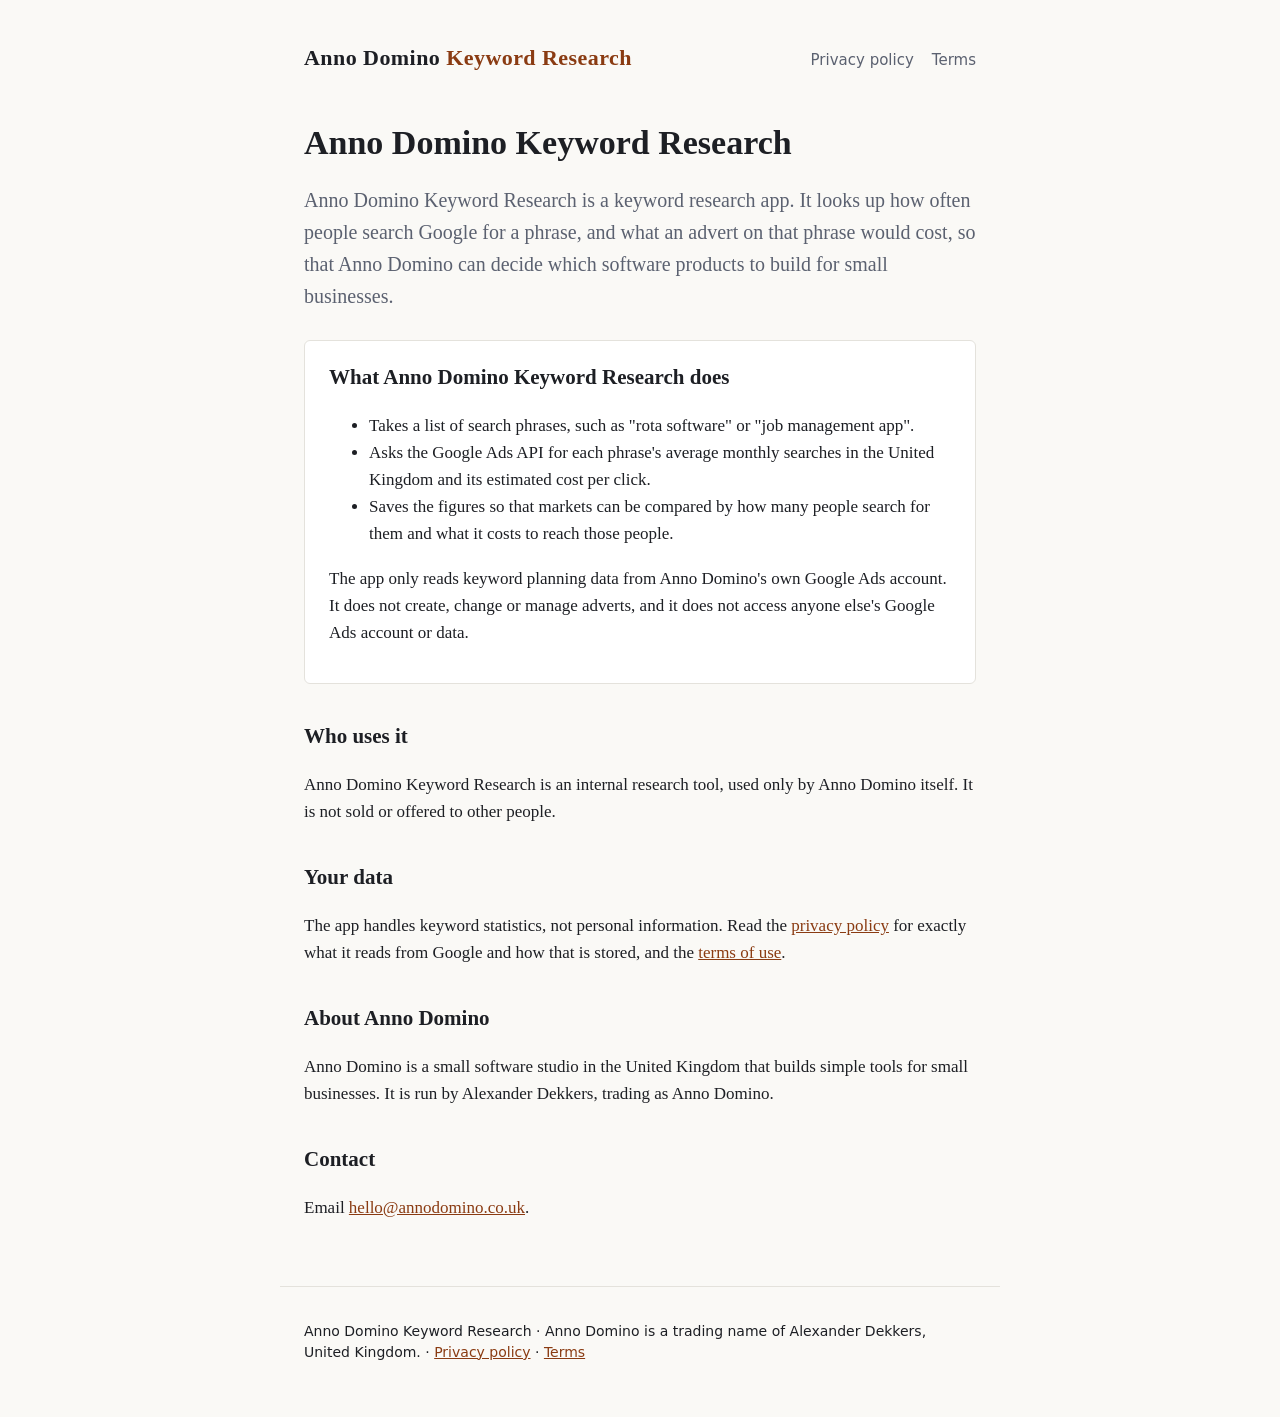
<file: index.html>
<!DOCTYPE html>
<html lang="en-GB">
<head>
<meta charset="utf-8">
<meta name="viewport" content="width=device-width, initial-scale=1">
<title>Anno Domino Keyword Research</title>
<meta name="description" content="Anno Domino Keyword Research looks up Google Ads keyword search volumes and click price estimates so Anno Domino can research which software products small businesses need.">
<link rel="stylesheet" href="/style.css">
</head>
<body>
<header>
  <a class="brand" href="/">Anno Domino <span>Keyword Research</span></a>
  <nav aria-label="Main"><a href="/privacy-policy">Privacy policy</a><a href="/terms">Terms</a></nav>
</header>
<main>
  <h1>Anno Domino Keyword Research</h1>
  <p class="lede">Anno Domino Keyword Research is a keyword research app. It looks up how often people search Google for a phrase, and what an advert on that phrase would cost, so that Anno Domino can decide which software products to build for small businesses.</p>

  <div class="card">
    <h2>What Anno Domino Keyword Research does</h2>
    <ul>
      <li>Takes a list of search phrases, such as "rota software" or "job management app".</li>
      <li>Asks the Google Ads API for each phrase's average monthly searches in the United Kingdom and its estimated cost per click.</li>
      <li>Saves the figures so that markets can be compared by how many people search for them and what it costs to reach those people.</li>
    </ul>
    <p>The app only reads keyword planning data from Anno Domino's own Google Ads account. It does not create, change or manage adverts, and it does not access anyone else's Google Ads account or data.</p>
  </div>

  <h2>Who uses it</h2>
  <p>Anno Domino Keyword Research is an internal research tool, used only by Anno Domino itself. It is not sold or offered to other people.</p>

  <h2>Your data</h2>
  <p>The app handles keyword statistics, not personal information. Read the <a href="/privacy-policy">privacy policy</a> for exactly what it reads from Google and how that is stored, and the <a href="/terms">terms of use</a>.</p>

  <h2>About Anno Domino</h2>
  <p>Anno Domino is a small software studio in the United Kingdom that builds simple tools for small businesses. It is run by Alexander Dekkers, trading as Anno Domino.</p>

  <h2>Contact</h2>
  <p>Email <a href="mailto:hello@annodomino.co.uk">hello@annodomino.co.uk</a>.</p>
</main>
<footer>
  <p>Anno Domino Keyword Research &middot; Anno Domino is a trading name of Alexander Dekkers, United Kingdom. &middot; <a href="/privacy-policy">Privacy policy</a> &middot; <a href="/terms">Terms</a></p>
</footer>
</body>
</html>
</file>
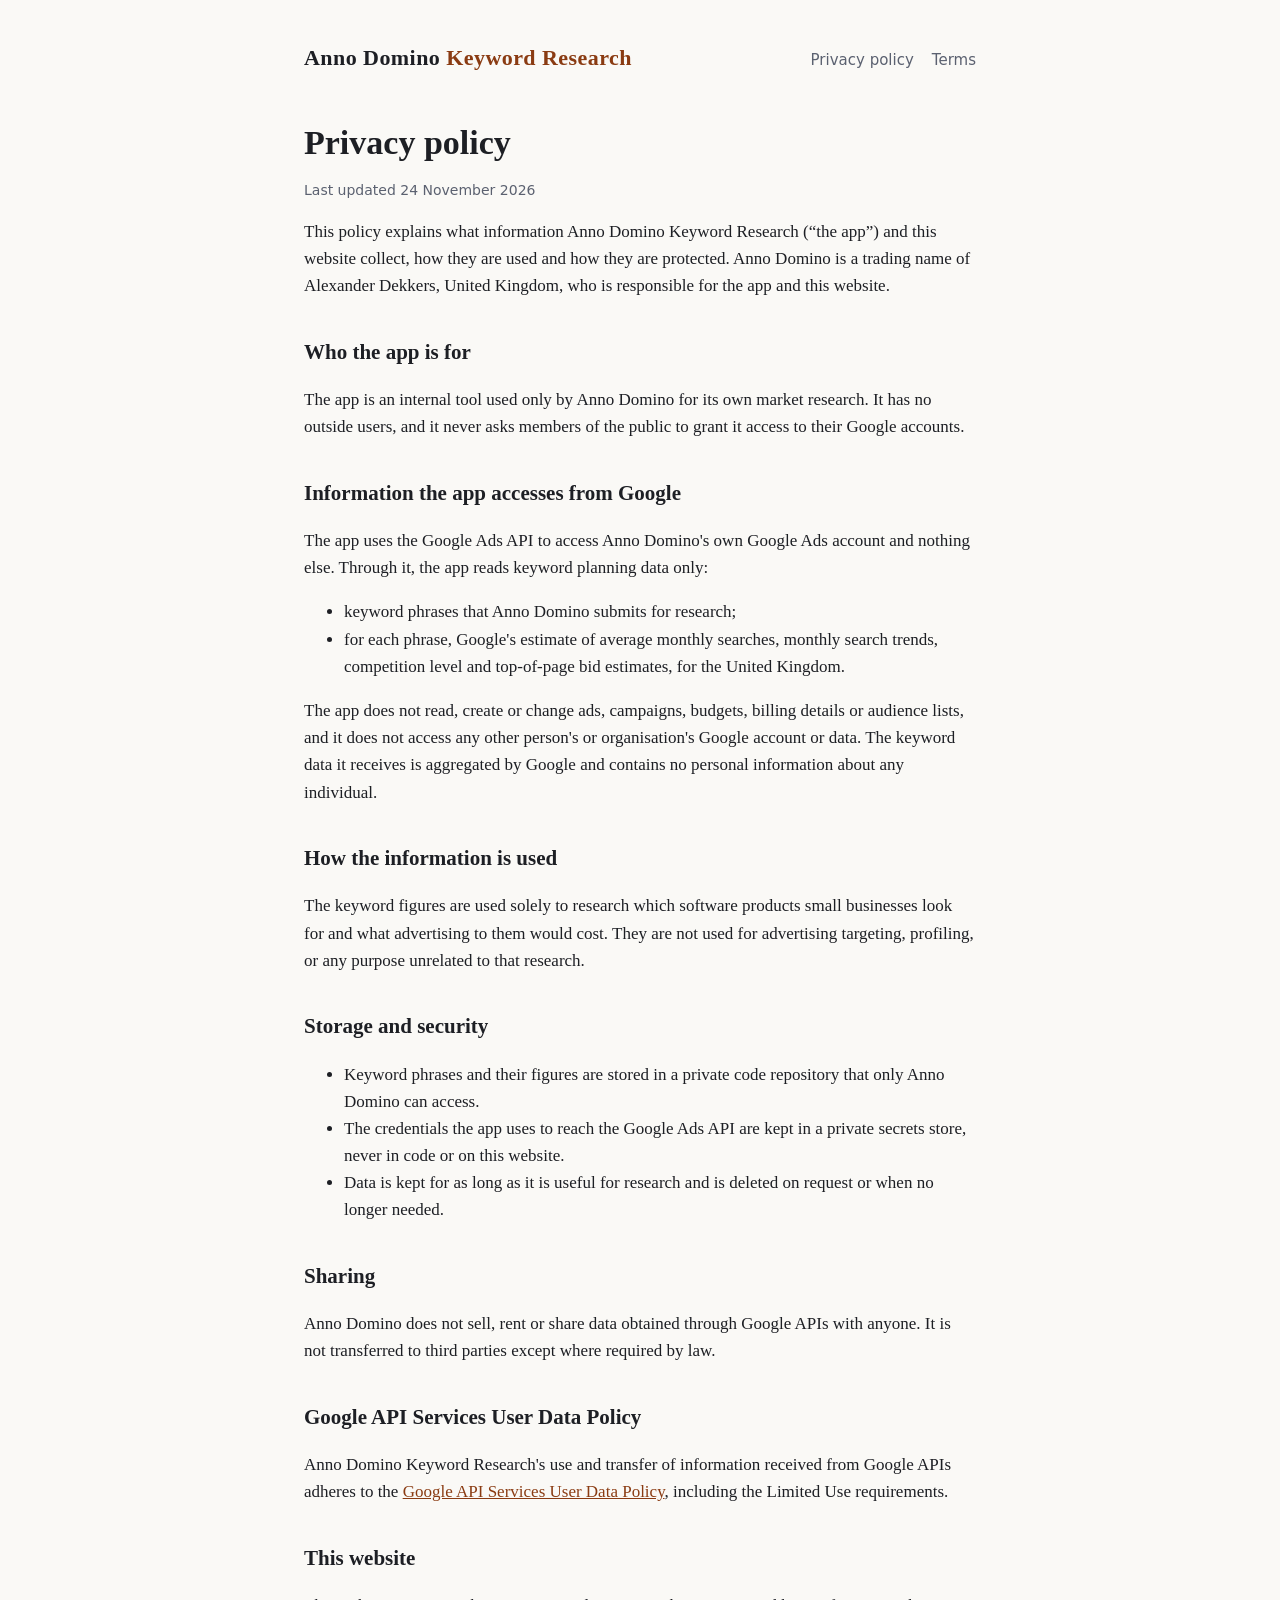
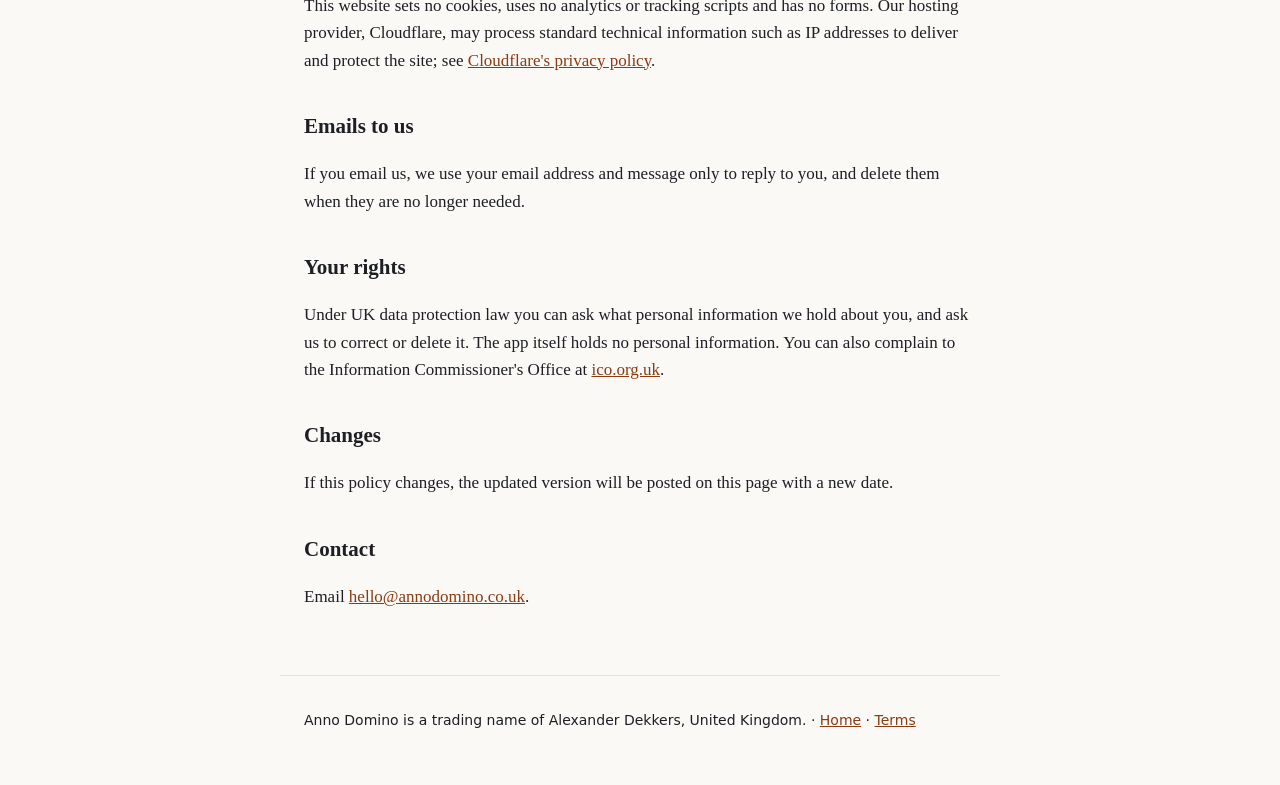
<file: privacy-policy.html>
<!DOCTYPE html>
<html lang="en-GB">
<head>
<meta charset="utf-8">
<meta name="viewport" content="width=device-width, initial-scale=1">
<title>Privacy policy | Anno Domino Keyword Research</title>
<link rel="stylesheet" href="/style.css">
</head>
<body>
<header>
  <a class="brand" href="/">Anno Domino <span>Keyword Research</span></a>
  <nav aria-label="Main"><a href="/privacy-policy">Privacy policy</a><a href="/terms">Terms</a></nav>
</header>
<main>
  <h1>Privacy policy</h1>
  <p class="small">Last updated 24 November 2026</p>
  <p>This policy explains what information Anno Domino Keyword Research (“the app”) and this website collect, how they are used and how they are protected. Anno Domino is a trading name of Alexander Dekkers, United Kingdom, who is responsible for the app and this website.</p>

  <h2>Who the app is for</h2>
  <p>The app is an internal tool used only by Anno Domino for its own market research. It has no outside users, and it never asks members of the public to grant it access to their Google accounts.</p>

  <h2>Information the app accesses from Google</h2>
  <p>The app uses the Google Ads API to access Anno Domino's own Google Ads account and nothing else. Through it, the app reads keyword planning data only:</p>
  <ul>
    <li>keyword phrases that Anno Domino submits for research;</li>
    <li>for each phrase, Google's estimate of average monthly searches, monthly search trends, competition level and top-of-page bid estimates, for the United Kingdom.</li>
  </ul>
  <p>The app does not read, create or change ads, campaigns, budgets, billing details or audience lists, and it does not access any other person's or organisation's Google account or data. The keyword data it receives is aggregated by Google and contains no personal information about any individual.</p>

  <h2>How the information is used</h2>
  <p>The keyword figures are used solely to research which software products small businesses look for and what advertising to them would cost. They are not used for advertising targeting, profiling, or any purpose unrelated to that research.</p>

  <h2>Storage and security</h2>
  <ul>
    <li>Keyword phrases and their figures are stored in a private code repository that only Anno Domino can access.</li>
    <li>The credentials the app uses to reach the Google Ads API are kept in a private secrets store, never in code or on this website.</li>
    <li>Data is kept for as long as it is useful for research and is deleted on request or when no longer needed.</li>
  </ul>

  <h2>Sharing</h2>
  <p>Anno Domino does not sell, rent or share data obtained through Google APIs with anyone. It is not transferred to third parties except where required by law.</p>

  <h2>Google API Services User Data Policy</h2>
  <p>Anno Domino Keyword Research's use and transfer of information received from Google APIs adheres to the <a href="https://developers.google.com/terms/api-services-user-data-policy">Google API Services User Data Policy</a>, including the Limited Use requirements.</p>

  <h2>This website</h2>
  <p>This website sets no cookies, uses no analytics or tracking scripts and has no forms. Our hosting provider, Cloudflare, may process standard technical information such as IP addresses to deliver and protect the site; see <a href="https://www.cloudflare.com/privacypolicy/">Cloudflare's privacy policy</a>.</p>

  <h2>Emails to us</h2>
  <p>If you email us, we use your email address and message only to reply to you, and delete them when they are no longer needed.</p>

  <h2>Your rights</h2>
  <p>Under UK data protection law you can ask what personal information we hold about you, and ask us to correct or delete it. The app itself holds no personal information. You can also complain to the Information Commissioner's Office at <a href="https://ico.org.uk">ico.org.uk</a>.</p>

  <h2>Changes</h2>
  <p>If this policy changes, the updated version will be posted on this page with a new date.</p>

  <h2>Contact</h2>
  <p>Email <a href="mailto:hello@annodomino.co.uk">hello@annodomino.co.uk</a>.</p>
</main>
<footer>
  <p>Anno Domino is a trading name of Alexander Dekkers, United Kingdom. &middot; <a href="/">Home</a> &middot; <a href="/terms">Terms</a></p>
</footer>
</body>
</html>
</file>
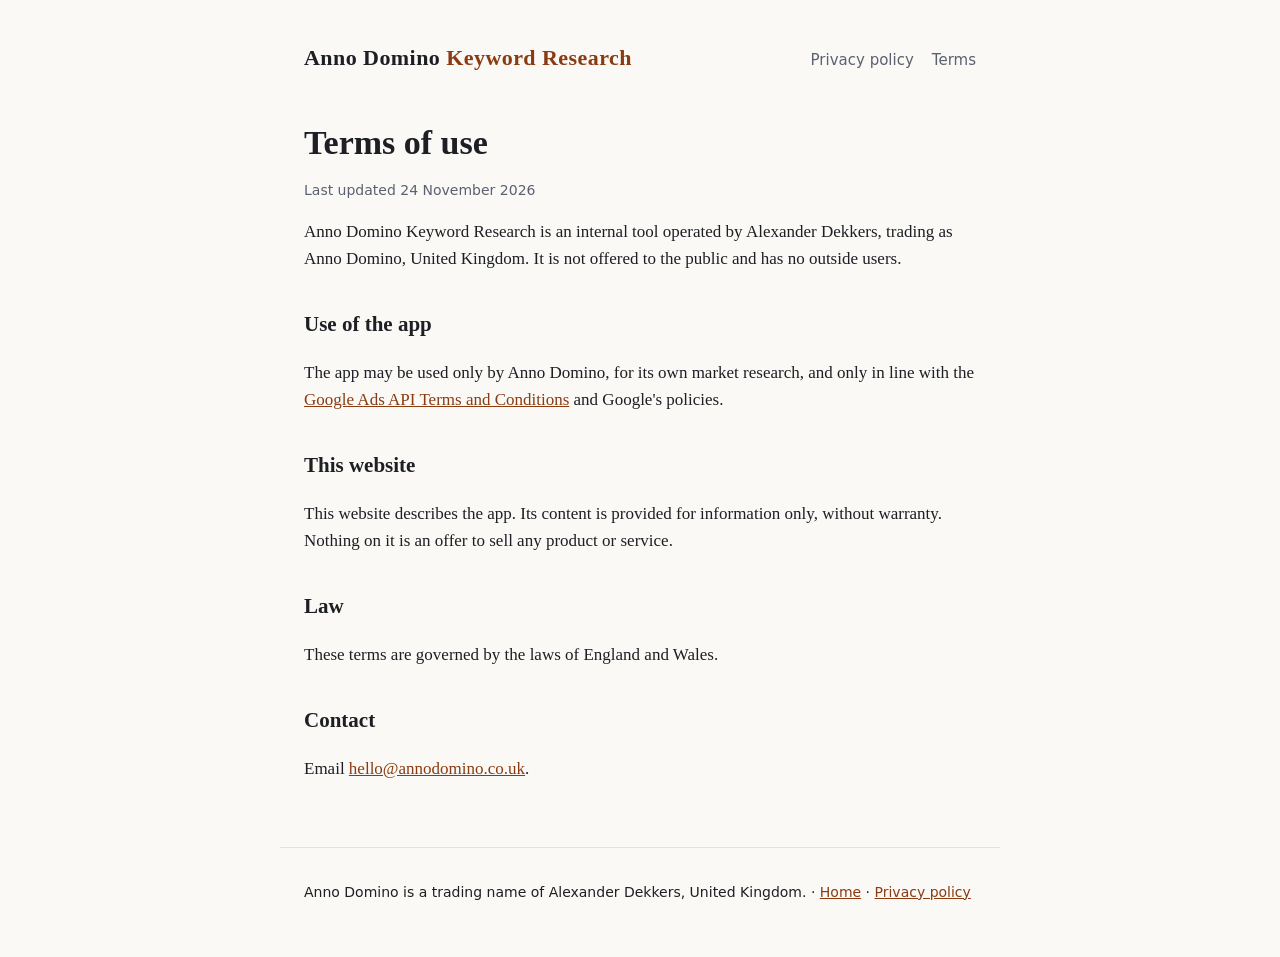
<file: terms.html>
<!DOCTYPE html>
<html lang="en-GB">
<head>
<meta charset="utf-8">
<meta name="viewport" content="width=device-width, initial-scale=1">
<title>Terms | Anno Domino Keyword Research</title>
<link rel="stylesheet" href="/style.css">
</head>
<body>
<header>
  <a class="brand" href="/">Anno Domino <span>Keyword Research</span></a>
  <nav aria-label="Main"><a href="/privacy-policy">Privacy policy</a><a href="/terms">Terms</a></nav>
</header>
<main>
  <h1>Terms of use</h1>
  <p class="small">Last updated 24 November 2026</p>
  <p>Anno Domino Keyword Research is an internal tool operated by Alexander Dekkers, trading as Anno Domino, United Kingdom. It is not offered to the public and has no outside users.</p>
  <h2>Use of the app</h2>
  <p>The app may be used only by Anno Domino, for its own market research, and only in line with the <a href="https://developers.google.com/google-ads/api/terms">Google Ads API Terms and Conditions</a> and Google's policies.</p>
  <h2>This website</h2>
  <p>This website describes the app. Its content is provided for information only, without warranty. Nothing on it is an offer to sell any product or service.</p>
  <h2>Law</h2>
  <p>These terms are governed by the laws of England and Wales.</p>
  <h2>Contact</h2>
  <p>Email <a href="mailto:hello@annodomino.co.uk">hello@annodomino.co.uk</a>.</p>
</main>
<footer>
  <p>Anno Domino is a trading name of Alexander Dekkers, United Kingdom. &middot; <a href="/">Home</a> &middot; <a href="/privacy-policy">Privacy policy</a></p>
</footer>
</body>
</html>
</file>
<file: style.css>
:root{--ink:#1d1f24;--muted:#5b6170;--line:#e4e2dc;--bg:#faf9f6;--accent:#8a3b12}
*{box-sizing:border-box}
body{margin:0;background:var(--bg);color:var(--ink);font:17px/1.6 Georgia,"Times New Roman",serif}
header,main,footer{max-width:720px;margin:0 auto;padding:0 24px}
header{padding-top:40px;display:flex;justify-content:space-between;align-items:baseline;flex-wrap:wrap;gap:8px}
.brand{font-size:22px;font-weight:bold;letter-spacing:.02em;color:var(--ink);text-decoration:none}
.brand span{color:var(--accent)}
nav a{color:var(--muted);text-decoration:none;margin-left:18px;font:15px/1.4 system-ui,sans-serif}
nav a:hover,nav a:focus{color:var(--ink);text-decoration:underline}
main{padding-top:48px;padding-bottom:48px}
h1{font-size:34px;line-height:1.2;margin:0 0 16px}
h2{font-size:21px;margin:36px 0 8px}
p,li{color:var(--ink)}
.lede{font-size:20px;color:var(--muted)}
.card{border:1px solid var(--line);background:#fff;border-radius:6px;padding:20px 24px;margin:28px 0}
.card h2{margin-top:0}
a{color:var(--accent)}
footer{border-top:1px solid var(--line);padding-top:20px;padding-bottom:40px;color:var(--muted);font:14px/1.5 system-ui,sans-serif}
.small{font:14px/1.5 system-ui,sans-serif;color:var(--muted)}
</file>
